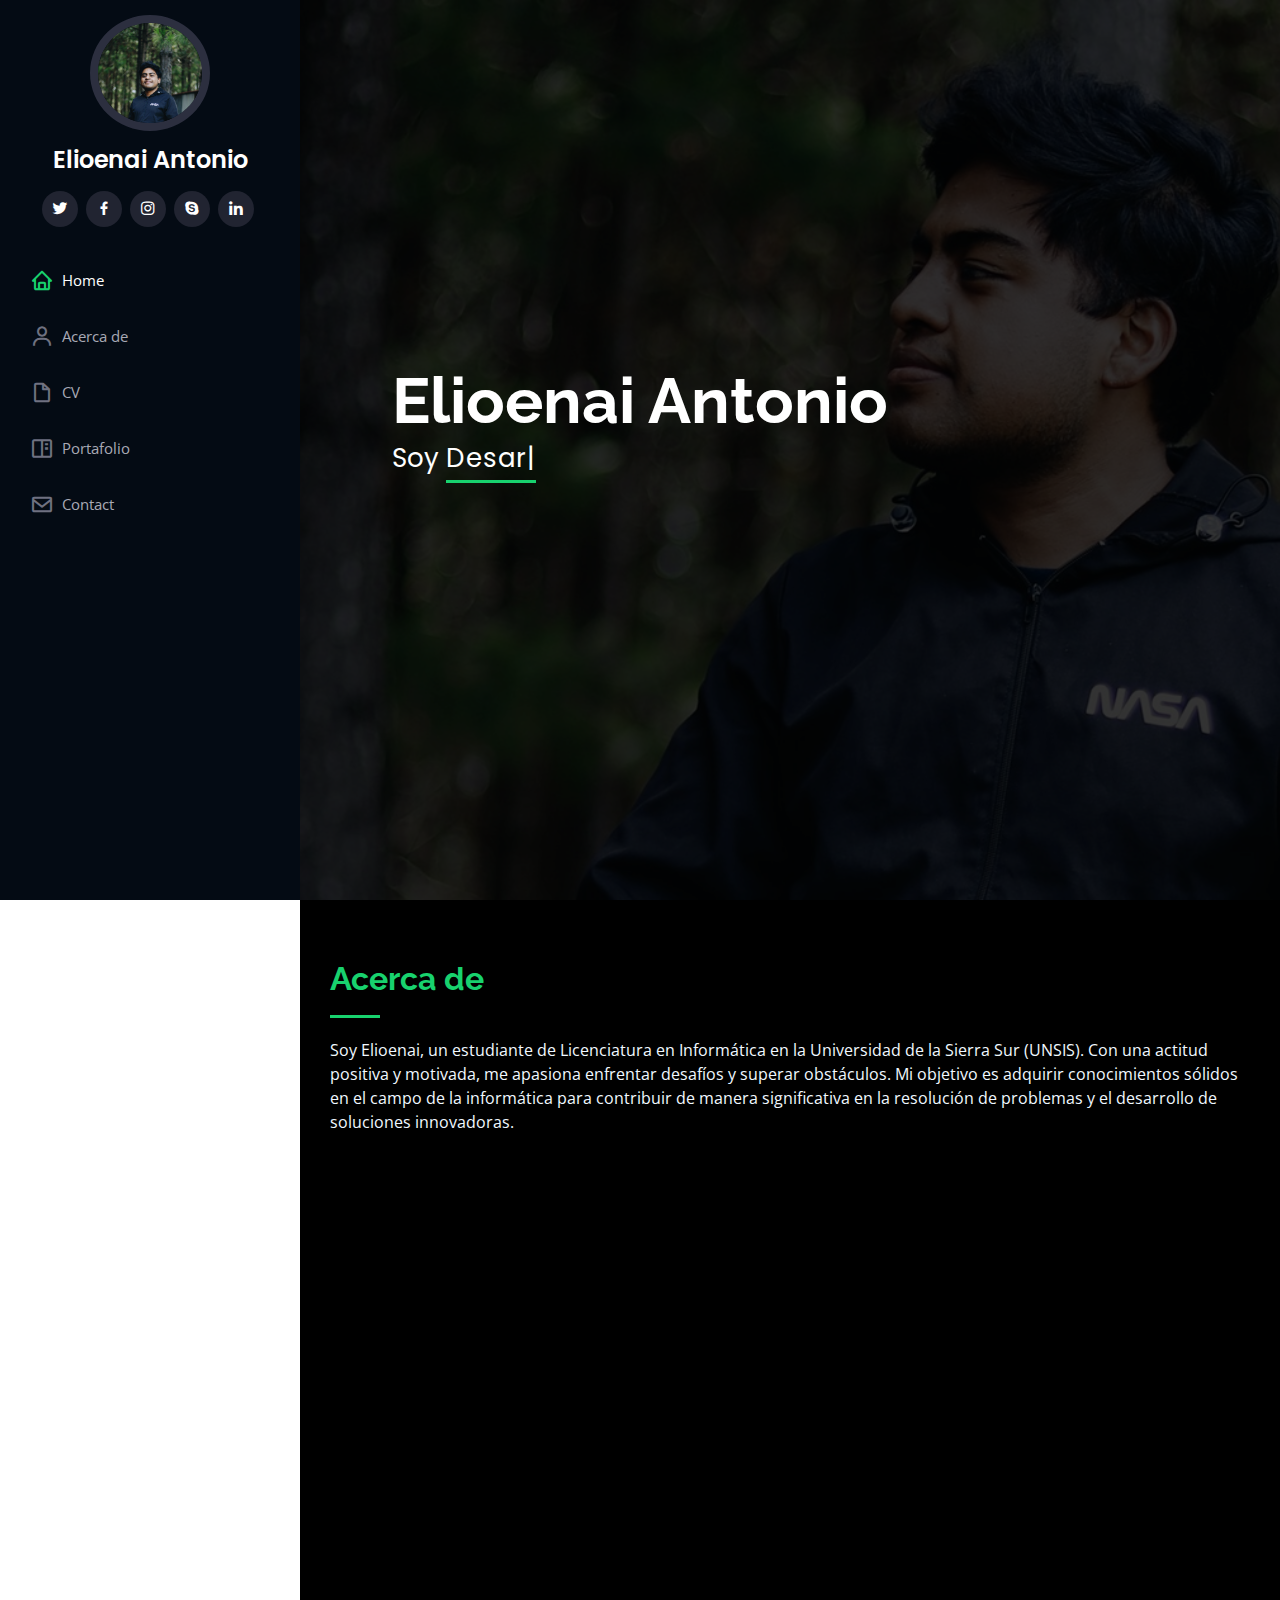
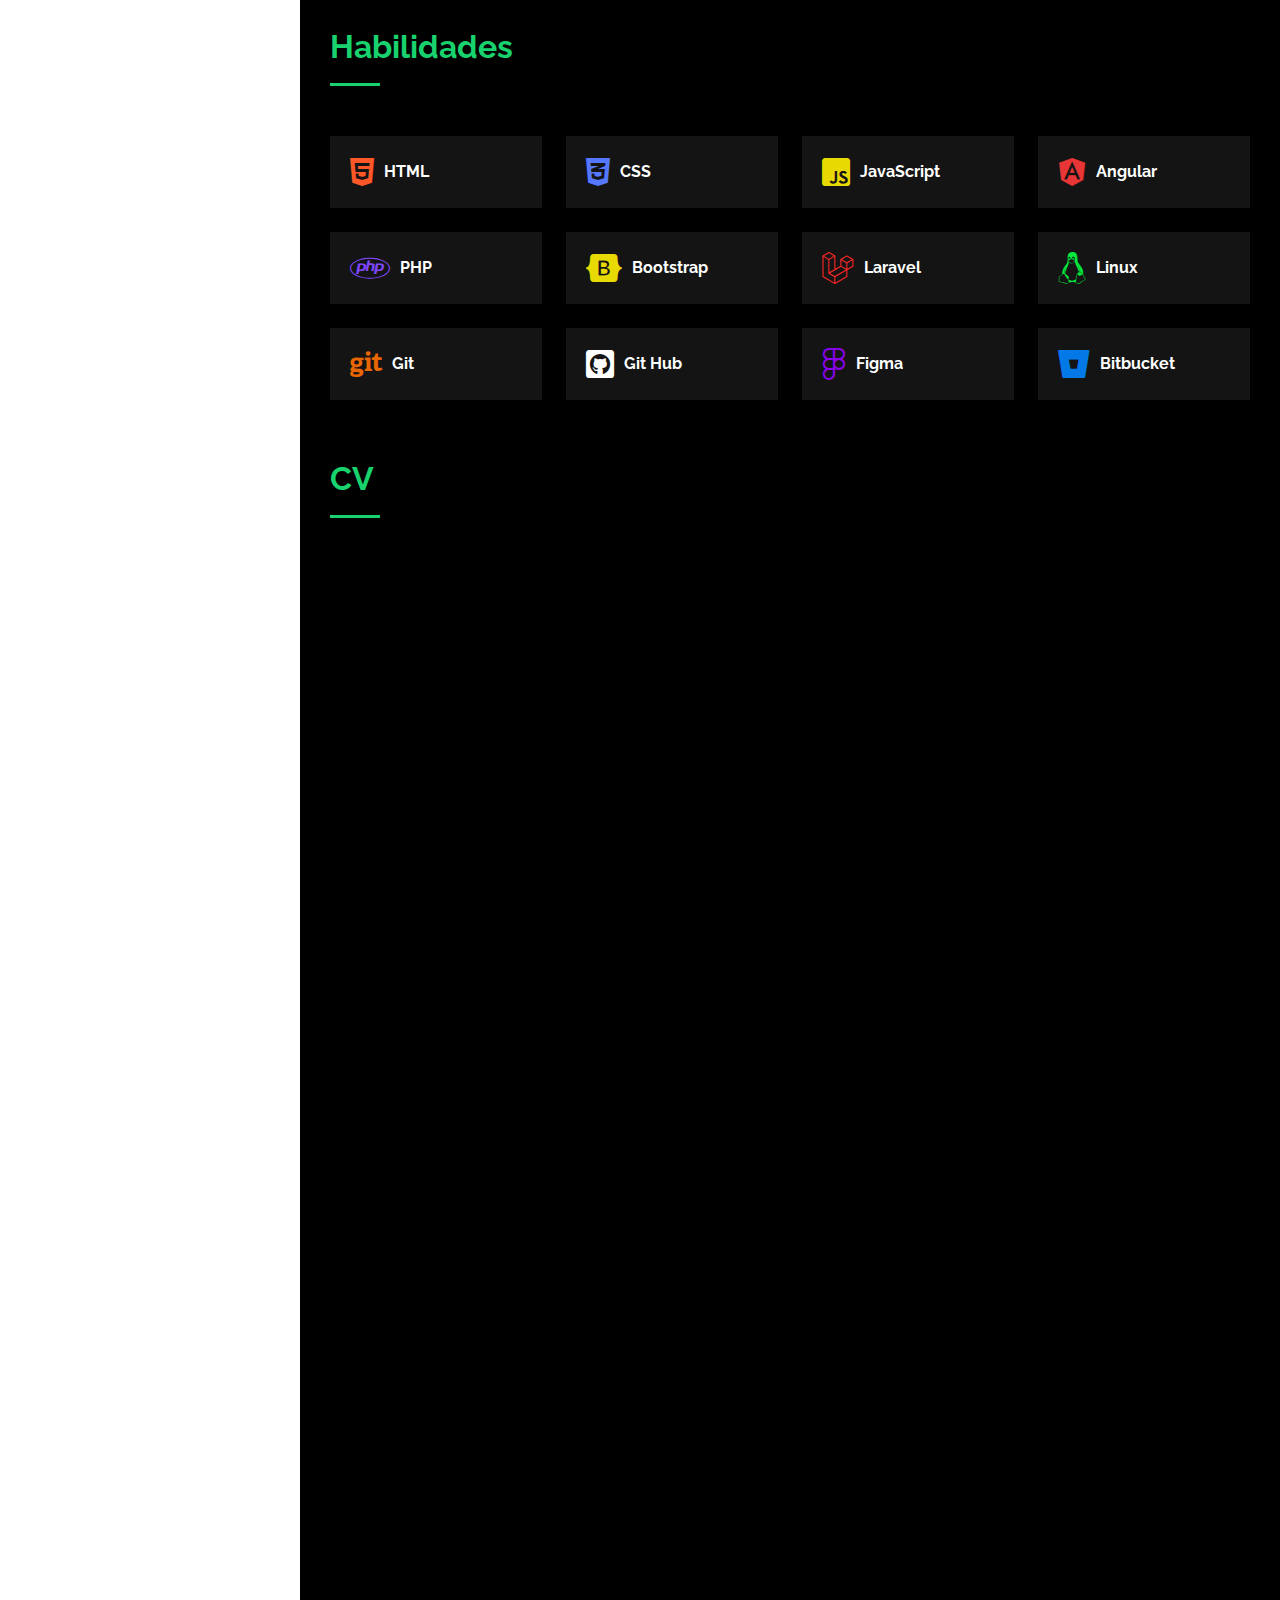
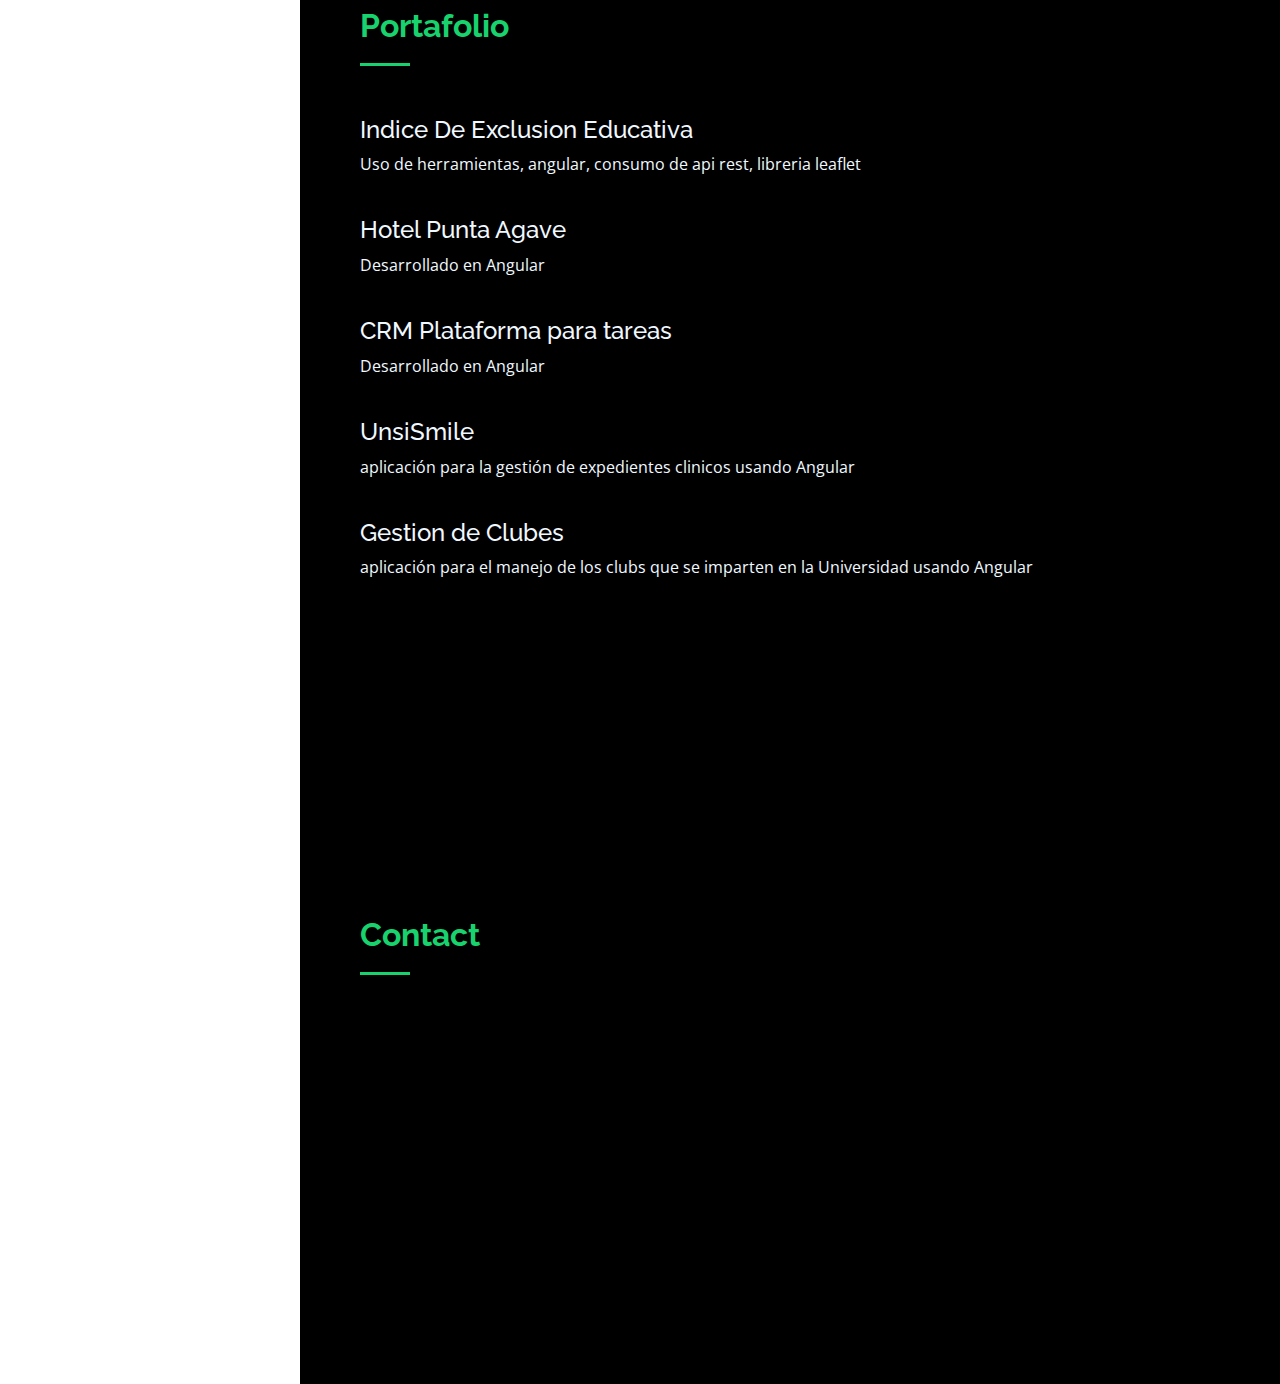
<file: index.html>
<!DOCTYPE html>
<html lang="en">

<head>
  <meta charset="utf-8">
  <meta content="width=device-width, initial-scale=1.0" name="viewport">

  <title>Elioenai</title>
  <meta content="" name="description">
  <meta content="" name="keywords">

  <!-- Favicons -->
  <link href="assets/img/favicon.png" rel="icon">
  <link href="assets/img/apple-touch-icon.png" rel="apple-touch-icon">

  <!-- Google Fonts -->
  <link href="https://fonts.googleapis.com/css?family=Open+Sans:300,300i,400,400i,600,600i,700,700i|Raleway:300,300i,400,400i,500,500i,600,600i,700,700i|Poppins:300,300i,400,400i,500,500i,600,600i,700,700i" rel="stylesheet">
  <link href="https://cdnjs.cloudflare.com/ajax/libs/font-awesome/5.15.4/css/all.min.css">


  <!-- Vendor CSS Files -->
  <link href="assets/vendor/aos/aos.css" rel="stylesheet">
  <link href="assets/vendor/bootstrap/css/bootstrap.min.css" rel="stylesheet">
  <link href="assets/vendor/bootstrap-icons/bootstrap-icons.css" rel="stylesheet">
  <link href="assets/vendor/boxicons/css/boxicons.min.css" rel="stylesheet">
  
  <link href="assets/vendor/glightbox/css/glightbox.min.css" rel="stylesheet">
  <link href="assets/vendor/swiper/swiper-bundle.min.css" rel="stylesheet">
  <link rel="stylesheet" href="https://cdnjs.cloudflare.com/ajax/libs/font-awesome/5.15.4/css/all.min.css">




  <!-- Template Main CSS File -->
  <link href="assets/css/style.css" rel="stylesheet">

  <!-- =======================================================
  * Template Name: iPortfolio
  * Template URL: https://bootstrapmade.com/iportfolio-bootstrap-portfolio-websites-template/
  * Updated: Mar 17 2024 with Bootstrap v5.3.3
  * Author: BootstrapMade.com
  * License: https://bootstrapmade.com/license/
  ======================================================== -->
</head>

<body>

  <!-- ======= Mobile nav toggle button ======= -->
  <i class="bi bi-list mobile-nav-toggle d-xl-none"></i>

  <!-- ======= Header ======= -->
  <header id="header">
    <div class="d-flex flex-column">

      <div class="profile">
        <img src="assets/img/profile.jpg" alt="" class="img-fluid rounded-circle">
        <h1 class="text-light"><a href="index.html">Elioenai Antonio</a></h1>
        <div class="social-links mt-3 text-center">
          <a href="#" class="twitter"><i class="bx bxl-twitter"></i></a>
          <a href="#" class="facebook"><i class="bx bxl-facebook"></i></a>
          <a href="#" class="instagram"><i class="bx bxl-instagram"></i></a>
          <a href="#" class="google-plus"><i class="bx bxl-skype"></i></a>
          <a href="#" class="linkedin"><i class="bx bxl-linkedin"></i></a>
        </div>
      </div>

      <nav id="navbar" class="nav-menu navbar">
        <ul>
          <li><a href="#hero" class="nav-link scrollto active"><i class="bx bx-home"></i> <span>Home</span></a></li>
          <li><a href="#about" class="nav-link scrollto"><i class="bx bx-user"></i> <span>Acerca de</span></a></li>
          <li><a href="#resume" class="nav-link scrollto"><i class="bx bx-file-blank"></i> <span>CV</span></a></li>
          <li><a href="#portfolio" class="nav-link scrollto"><i class="bx bx-book-content"></i> <span>Portafolio</span></a></li>
          <!-- <li><a href="#services" class="nav-link scrollto"><i class="bx bx-server"></i> <span>Services</span></a></li> -->
          <li><a href="#contact" class="nav-link scrollto"><i class="bx bx-envelope"></i> <span>Contact</span></a></li>
        </ul>
      </nav><!-- .nav-menu -->
    </div>
  </header><!-- End Header -->

  <!-- ======= Hero Section ======= -->
  <section id="hero" class="d-flex flex-column justify-content-center align-items-center">
    <div class="hero-container" data-aos="fade-in">
      <h1>Elioenai Antonio</h1>
      <p>Soy <span class="typed" data-typed-items="Desarrollador Web, Frontend, Diseñador"></span></p>
    </div>
  </section><!-- End Hero -->

  <main id="main" style="background-color: black; color: aliceblue;">

    <!-- ======= About Section ======= -->
    <section id="about" class="about">
      <div class="container">

        <div class="section-title">
          <h2>Acerca de</h2>
          <p>Soy Elioenai, un estudiante de Licenciatura en Informática en la Universidad de la Sierra Sur (UNSIS). Con una actitud positiva y motivada, me apasiona enfrentar desafíos y superar obstáculos. Mi objetivo es adquirir conocimientos sólidos en el campo de la informática para contribuir de manera significativa en la resolución de problemas y el desarrollo de soluciones innovadoras.</p>
        </div>

        <div class="row">
          <div class="col-lg-4" data-aos="fade-right">
            <img src="assets/img/profile.jpg" class="img-fluid" alt="">
          </div>
          <div class="col-lg-8 pt-4 pt-lg-0 content" data-aos="fade-left">
            <h3>Desarrollador Web &amp; Diseñador</h3>
            <p class="fst-italic">
              Como desarrollador web y diseñador, me especializo en crear experiencias digitales cautivadoras y funcionales. Mi enfoque está en la creación de diseños intuitivos y el desarrollo de sitios web de alto rendimiento que cumplan con las necesidades y expectativas esperadas
             </p>
            <div class="row">
              <div class="col-lg-6">
                <ul>
                  <li><i class="bi bi-chevron-right"></i> <strong>Cumpleaños:</strong> <span>28 Octubre</span></li>
                  <li><i class="bi bi-chevron-right"></i> <strong>Teléfono:</strong> <span>+52 951 400 8591</span></li>
                  <li><i class="bi bi-chevron-right"></i> <strong>Ciudad:</strong> <span>Oaxaca, Miahuatlan</span></li>
                </ul>
              </div>
              <div class="col-lg-6">
                <ul>
                  <li><i class="bi bi-chevron-right"></i> <strong>Edad:</strong> <span>23</span></li>
                  <li><i class="bi bi-chevron-right"></i> <strong>Grado:</strong> <span>Estudiante</span></li>
                  <li><i class="bi bi-chevron-right"></i> <strong>Correo:</strong> <span>elioenai.2001@outlook.com</span></li>
                </ul>
              </div>
            </div>
            <p class="fst-italic">
              Mi fascinación por la tecnología y el diseño va de la mano con mi amor por el audio y la música. Me encanta explorar la intersección entre estos mundos, experimentando con software de edición de audio y creando pistas originales. La música es una fuente constante de inspiración que impulsa mi creatividad en todos mis proyectos, desde el diseño de interfaces hasta el desarrollo de sitios web dinámicos.


            </p>
          </div>
        </div>

      </div>
    </section><!-- End About Section -->

    <!-- ======= Facts Section ======= -->
    <!-- <section id="facts" class="facts">
      <div class="container">

        <div class="section-title">
          <h2>Facts</h2>
          <p>Magnam dolores commodi suscipit. Necessitatibus eius consequatur ex aliquid fuga eum quidem. Sit sint consectetur velit. Quisquam quos quisquam cupiditate. Et nemo qui impedit suscipit alias ea. Quia fugiat sit in iste officiis commodi quidem hic quas.</p>
        </div>

        <div class="row no-gutters">

          <div class="col-lg-3 col-md-6 d-md-flex align-items-md-stretch" data-aos="fade-up">
            <div class="count-box">
              <i class="bi bi-emoji-smile"></i>
              <span data-purecounter-start="0" data-purecounter-end="232" data-purecounter-duration="1" class="purecounter"></span>
              <p><strong>Happy Clients</strong> consequuntur quae</p>
            </div>
          </div>

          <div class="col-lg-3 col-md-6 d-md-flex align-items-md-stretch" data-aos="fade-up" data-aos-delay="100">
            <div class="count-box">
              <i class="bi bi-journal-richtext"></i>
              <span data-purecounter-start="0" data-purecounter-end="521" data-purecounter-duration="1" class="purecounter"></span>
              <p><strong>Projects</strong> adipisci atque cum quia aut</p>
            </div>
          </div>

          <div class="col-lg-3 col-md-6 d-md-flex align-items-md-stretch" data-aos="fade-up" data-aos-delay="200">
            <div class="count-box">
              <i class="bi bi-headset"></i>
              <span data-purecounter-start="0" data-purecounter-end="1453" data-purecounter-duration="1" class="purecounter"></span>
              <p><strong>Hours Of Support</strong> aut commodi quaerat</p>
            </div>
          </div>

          <div class="col-lg-3 col-md-6 d-md-flex align-items-md-stretch" data-aos="fade-up" data-aos-delay="300">
            <div class="count-box">
              <i class="bi bi-people"></i>
              <span data-purecounter-start="0" data-purecounter-end="32" data-purecounter-duration="1" class="purecounter"></span>
              <p><strong>Hard Workers</strong> rerum asperiores dolor</p>
            </div>
          </div>

        </div>

      </div>
    </section> -->
    <!-- End Facts Section -->

      <!-- ======= Habilidades ======= -->
      <div class="interests container">

        <div class="section-title">
          <h2>Habilidades</h2>
        </div>
  
        <div class="row">
          <div class="col-lg-3 col-md-4">
            <div class="icon-box">
              <i class="fab fa-html5" style="color: #ff5828;"></i>
              <h3>HTML</h3>
            </div>
          </div>
          <div class="col-lg-3 col-md-4 mt-4 mt-md-0">
            <div class="icon-box">
              <i class="fab fa-css3-alt" style="color: #5578ff;"></i>
              <h3>CSS</h3>
            </div>
          </div>
          <div class="col-lg-3 col-md-4 mt-4 mt-md-0">
            <div class="icon-box">
              <i class="fab fa-js-square" style="color: #e8d903;"></i>
              <h3>JavaScript</h3>
            </div>
          </div>
          <div class="col-lg-3 col-md-4 mt-4 mt-lg-0">
            <div class="icon-box">
              <i class="fab fa-angular" style="color: #e83535;"></i>
              <h3>Angular</h3>
            </div>
          </div>
          <div class="col-lg-3 col-md-4 mt-4">
            <div class="icon-box">
              <i class="fab fa-php" style="color: #8147ff;"></i>
              <h3>PHP</h3>
            </div>
          </div>
          <div class="col-lg-3 col-md-4 mt-4">
            <div class="icon-box">
              <i class="fab fa-bootstrap" style="color: #e8d903;"></i>
              <h3>Bootstrap</h3>
            </div>
          </div>
          <div class="col-lg-3 col-md-4 mt-4">
            <div class="icon-box">
              <i class="fab fa-laravel" style="color: #f72727;"></i>
              <h3>Laravel</h3>
            </div>
          </div>
          <div class="col-lg-3 col-md-4 mt-4">
            <div class="icon-box">
              <i class="fab fa-linux" style="color: #03e83c;"></i>
              <h3>Linux</h3>
            </div>  
          </div>
          <div class="col-lg-3 col-md-4 mt-4">
            <div class="icon-box">
              <i class="fab fa-git" style="color: #e86603;"></i>
              <h3>Git</h3>
            </div>
          </div>
          <div class="col-lg-3 col-md-4 mt-4">
            
            <div class="icon-box">
              <i class="fab fa-github-square" style="color: #ffffff;"></i>
              <h3>Git Hub</h3>
            </div>
          </div>
          <div class="col-lg-3 col-md-4 mt-4">
            <div class="icon-box">
              <i class="fab fa-figma" style="color: #8903e8;"></i>
              <h3>Figma</h3>
            </div>
          </div>
          <div class="col-lg-3 col-md-4 mt-4">
            <div class="icon-box">
              <i class="fab fa-bitbucket" style="color: #0379e8;"></i>
              <h3>Bitbucket</h3>
            </div>
        </div>
  
      </div><!-- End Interests -->
  
    <!-- ======= Resume Section ======= -->
    <section id="resume" class="resume">
      <div class="section-title">
        <h2>CV</h2>
      </div>
      <div class="container">

       

        <div class="row">
          <div class="col-lg-6" data-aos="fade-up">
            <h3 class="resume-title">RESUMEN</h3>
            <div class="resume-item pb-0">
              <h4>SALVADOR ELIOENAI ANTONIO PEREZ</h4>
              <p><em>
                Soy desarrollador Frontend con Angular y Laravel. Mi enfoque está en crear interfaces modernas y dinámicas para aplicaciones web, integrando API REST para una comunicación eficiente entre el frontend y el backend.
              </em></p>
              <ul>
                <li>+52 951 400 8591</li>
                <li>elioenai.2001@outlook.com</li>
              </ul>
            </div>

            <h3 class="resume-title">Educación
            </h3>
            <div class="resume-item">
              <h4>LICENCIATURA EN INFORMÁTICA
              </h4>
              <h5>2020 - Hasta la fecha</h5>
              <p><em><b>Universidad de la Sierra Sur</b></em></p>
              <p><em> Durante mi licenciatura en Informática, mi objetivo ha sido no solo adquirir conocimientos técnicos, sino también desarrollar habilidades de pensamiento crítico y creatividad. Estoy comprometido a seguir aprendiendo y creciendo profesionalmente para contribuir de manera significativa en el campo de la tecnología.</em></p>
            </div>
            <!-- <div class="resume-item">
              <h4>Bachelor of Fine Arts &amp; Graphic Design</h4>
              <h5>2010 - 2014</h5>
              <p><em>Rochester Institute of Technology, Rochester, NY</em></p>
              <p>Quia nobis sequi est occaecati aut. Repudiandae et iusto quae reiciendis et quis Eius vel ratione eius unde vitae rerum voluptates asperiores voluptatem Earum molestiae consequatur neque etlon sader mart dila</p>
            </div> -->
          </div>
          <div class="col-lg-6" data-aos="fade-up" data-aos-delay="100">
            <h3 class="resume-title">EXPERIENCIA PROFESIONAL</h3>
            <div class="resume-item">
              <h4>PROGRAMACIÓN FRONTEND</h4>
              <h5>2023</h5>
              <p><em>
                <b>Sys Technology and Innovation S de RL de CV</b>
              </em></p>
              <ul>
                <li>
                  Participación en el diseño, desarrollo y implementación de proyectos frontend desde el inicio hasta la finalización, tanto en proyectos nuevos como en proyectos en curso.
                </li>
                <li>
                  Colaboración en la integración de API REST en los proyectos frontend para facilitar la comunicación con el backend. 
                </li>
                <li>
                  Evaluación de todos los materiales gráficos para garantizar la calidad y precisión del diseño.
                </li>
              </ul>
            </div>
            <div class="resume-item">
              <h4>PROGRAMACIÓN WEB</h4>
              <h5>2023</h5>
              <p><em><b>Universidad de la Sierra Sur</b></em></p>
              <ul>
                <li>
                  Desarrollo de una aplicación para el manejo de los clubs que se imparten en la Universidad
                </li>
                <li>
                  Participé activamente como programador Front-End
                </li>
              </ul>
            </div>
            <div class="resume-item">
              <h4>PROGRAMACIÓN WEB</h4>
              <h5>2023</h5>
              <p><em><b>Universidad de la Sierra Sur</b></em></p>
              <ul>
                <li>
                  Desarrollo de una aplicación para la gestión de expedientes clinico electronico de la clinica de odontologica ubicado en la Universidad
                </li>
              </ul>
            </div>
          </div>
        </div>

      </div>
    </section><!-- End Resume Section -->
    <!-- ======= Portfolio Section ======= -->
    <section id="portfolio" class="portfolio section-bg"  style="background-color: black;">
      <div class="container">

        <div class="section-title">
          <h2>Portafolio</h2>
          <!-- <p>Magnam dolores commodi suscipit. Necessitatibus eius consequatur ex aliquid fuga eum quidem. Sit sint consectetur velit. Quisquam quos quisquam cupiditate. Et nemo qui impedit suscipit alias ea. Quia fugiat sit in iste officiis commodi quidem hic quas.</p> -->
        </div>
        <div class="col-lg- d-flex align-items-stretch" >
          <div class="info" style="background-color: black ;">
            
            <div class="email">
              <h4>Indice De Exclusion Educativa</h4>
              <p>Uso de herramientas, angular, consumo de api rest, libreria leaflet</p>
            </div>
<br>
            <div class="phone">
              <h4>Hotel Punta Agave</h4>
              <p>Desarrollado en Angular</p>
            </div>
<br>
            <div class="phone">
              <h4>CRM Plataforma para tareas</h4>
              <p>Desarrollado en Angular</p>
            </div>
<br>
            <div class="phone">
              <h4>UnsiSmile</h4>
              <p>aplicación para la gestión de expedientes clinicos usando Angular</p>
            </div>
<br>
            <div class="phone">
              <h4>Gestion de Clubes</h4>
              <p>aplicación para el manejo de los clubs que se imparten en la Universidad usando Angular</p>
            </div>
<br>
            <!-- <iframe src="https://www.google.com/maps/embed?pb=!1m14!1m8!1m3!1d12097.433213460943!2d-74.0062269!3d40.7101282!3m2!1i1024!2i768!4f13.1!3m3!1m2!1s0x0%3A0xb89d1fe6bc499443!2sDowntown+Conference+Center!5e0!3m2!1smk!2sbg!4v1539943755621" frameborder="0" style="border:0; width: 100%; height: 290px;" allowfullscreen></iframe> -->
          </div>

        </div>

        <div class="row portfolio-container" data-aos="fade-up" data-aos-delay="100">

          <div class="col-lg-4 col-md-6 portfolio-item filter-app">
            <div class="portfolio-wrap">
              <img src="assets/img/portfolio/puntaagave.png" class="img-fluid" alt="">
              <div class="portfolio-links">
                <a href="assets/img/portfolio/puntaagave.png" data-gallery="portfolioGallery" class="portfolio-lightbox" title="App 1"><i class="bx bx-plus"></i></a>
                <a href="https://puntaagave.com/#/home" title="More Details"><i class="bx bx-link"></i></a>
              </div>
            </div>
          </div>

          <!-- <div class="col-lg-4 col-md-6 portfolio-item filter-web">
            <div class="portfolio-wrap">
              <img src="assets/img/portfolio/portfolio-2.jpg" class="img-fluid" alt="">
              <div class="portfolio-links">
                <a href="assets/img/portfolio/portfolio-2.jpg" data-gallery="portfolioGallery" class="portfolio-lightbox" title="Web 3"><i class="bx bx-plus"></i></a>
                <a href="portfolio-details.html" title="More Details"><i class="bx bx-link"></i></a>
              </div>
            </div>
          </div>

          <div class="col-lg-4 col-md-6 portfolio-item filter-app">
            <div class="portfolio-wrap">
              <img src="assets/img/portfolio/portfolio-3.jpg" class="img-fluid" alt="">
              <div class="portfolio-links">
                <a href="assets/img/portfolio/portfolio-3.jpg" data-gallery="portfolioGallery" class="portfolio-lightbox" title="App 2"><i class="bx bx-plus"></i></a>
                <a href="portfolio-details.html" title="More Details"><i class="bx bx-link"></i></a>
              </div>
            </div>
          </div>

          <div class="col-lg-4 col-md-6 portfolio-item filter-card">
            <div class="portfolio-wrap">
              <img src="assets/img/portfolio/portfolio-4.jpg" class="img-fluid" alt="">
              <div class="portfolio-links">
                <a href="assets/img/portfolio/portfolio-4.jpg" data-gallery="portfolioGallery" class="portfolio-lightbox" title="Card 2"><i class="bx bx-plus"></i></a>
                <a href="portfolio-details.html" title="More Details"><i class="bx bx-link"></i></a>
              </div>
            </div>
          </div>

          <div class="col-lg-4 col-md-6 portfolio-item filter-web">
            <div class="portfolio-wrap">
              <img src="assets/img/portfolio/portfolio-5.jpg" class="img-fluid" alt="">
              <div class="portfolio-links">
                <a href="assets/img/portfolio/portfolio-5.jpg" data-gallery="portfolioGallery" class="portfolio-lightbox" title="Web 2"><i class="bx bx-plus"></i></a>
                <a href="portfolio-details.html" title="More Details"><i class="bx bx-link"></i></a>
              </div>
            </div>
          </div>

          <div class="col-lg-4 col-md-6 portfolio-item filter-app">
            <div class="portfolio-wrap">
              <img src="assets/img/portfolio/portfolio-6.jpg" class="img-fluid" alt="">
              <div class="portfolio-links">
                <a href="assets/img/portfolio/portfolio-6.jpg" data-gallery="portfolioGallery" class="portfolio-lightbox" title="App 3"><i class="bx bx-plus"></i></a>
                <a href="portfolio-details.html" title="More Details"><i class="bx bx-link"></i></a>
              </div>
            </div>
          </div>

          <div class="col-lg-4 col-md-6 portfolio-item filter-card">
            <div class="portfolio-wrap">
              <img src="assets/img/portfolio/portfolio-7.jpg" class="img-fluid" alt="">
              <div class="portfolio-links">
                <a href="assets/img/portfolio/portfolio-7.jpg" data-gallery="portfolioGallery" class="portfolio-lightbox" title="Card 1"><i class="bx bx-plus"></i></a>
                <a href="portfolio-details.html" title="More Details"><i class="bx bx-link"></i></a>
              </div>
            </div>
          </div>

          <div class="col-lg-4 col-md-6 portfolio-item filter-card">
            <div class="portfolio-wrap">
              <img src="assets/img/portfolio/portfolio-8.jpg" class="img-fluid" alt="">
              <div class="portfolio-links">
                <a href="assets/img/portfolio/portfolio-8.jpg" data-gallery="portfolioGallery" class="portfolio-lightbox" title="Card 3"><i class="bx bx-plus"></i></a>
                <a href="portfolio-details.html" title="More Details"><i class="bx bx-link"></i></a>
              </div>
            </div>
          </div>

          <div class="col-lg-4 col-md-6 portfolio-item filter-web">
            <div class="portfolio-wrap">
              <img src="assets/img/portfolio/portfolio-9.jpg" class="img-fluid" alt="">
              <div class="portfolio-links">
                <a href="assets/img/portfolio/portfolio-9.jpg" data-gallery="portfolioGallery" class="portfolio-lightbox" title="Web 3"><i class="bx bx-plus"></i></a>
                <a href="portfolio-details.html" title="More Details"><i class="bx bx-link"></i></a>
              </div>
            </div>
          </div> -->

        </div>

      </div>
    </section><!-- End Portfolio Section -->

    <!-- ======= Services Section ======= -->
    <!-- <section id="services" class="services">
      <div class="container">

        <div class="section-title">
          <h2>Services</h2>
          <p>Magnam dolores commodi suscipit. Necessitatibus eius consequatur ex aliquid fuga eum quidem. Sit sint consectetur velit. Quisquam quos quisquam cupiditate. Et nemo qui impedit suscipit alias ea. Quia fugiat sit in iste officiis commodi quidem hic quas.</p>
        </div>

        <div class="row">
          <div class="col-lg-4 col-md-6 icon-box" data-aos="fade-up">
            <div class="icon"><i class="bi bi-briefcase"></i></div>
            <h4 class="title"><a href="">Lorem Ipsum</a></h4>
            <p class="description">Voluptatum deleniti atque corrupti quos dolores et quas molestias excepturi sint occaecati cupiditate non provident</p>
          </div>
          <div class="col-lg-4 col-md-6 icon-box" data-aos="fade-up" data-aos-delay="100">
            <div class="icon"><i class="bi bi-card-checklist"></i></div>
            <h4 class="title"><a href="">Dolor Sitema</a></h4>
            <p class="description">Minim veniam, quis nostrud exercitation ullamco laboris nisi ut aliquip ex ea commodo consequat tarad limino ata</p>
          </div>
          <div class="col-lg-4 col-md-6 icon-box" data-aos="fade-up" data-aos-delay="200">
            <div class="icon"><i class="bi bi-bar-chart"></i></div>
            <h4 class="title"><a href="">Sed ut perspiciatis</a></h4>
            <p class="description">Duis aute irure dolor in reprehenderit in voluptate velit esse cillum dolore eu fugiat nulla pariatur</p>
          </div>
          <div class="col-lg-4 col-md-6 icon-box" data-aos="fade-up" data-aos-delay="300">
            <div class="icon"><i class="bi bi-binoculars"></i></div>
            <h4 class="title"><a href="">Magni Dolores</a></h4>
            <p class="description">Excepteur sint occaecat cupidatat non proident, sunt in culpa qui officia deserunt mollit anim id est laborum</p>
          </div>
          <div class="col-lg-4 col-md-6 icon-box" data-aos="fade-up" data-aos-delay="400">
            <div class="icon"><i class="bi bi-brightness-high"></i></div>
            <h4 class="title"><a href="">Nemo Enim</a></h4>
            <p class="description">At vero eos et accusamus et iusto odio dignissimos ducimus qui blanditiis praesentium voluptatum deleniti atque</p>
          </div>
          <div class="col-lg-4 col-md-6 icon-box" data-aos="fade-up" data-aos-delay="500">
            <div class="icon"><i class="bi bi-calendar4-week"></i></div>
            <h4 class="title"><a href="">Eiusmod Tempor</a></h4>
            <p class="description">Et harum quidem rerum facilis est et expedita distinctio. Nam libero tempore, cum soluta nobis est eligendi</p>
          </div>
        </div>

      </div>
    </section> -->
    <!-- End Services Section -->


    <!-- ======= Contact Section ======= -->
    <section id="contact" class="contact" >
      <div class="container" >

        <div class="section-title" >
          <h2>Contact</h2>
          <!-- <p>Magnam dolores commodi suscipit. Necessitatibus eius consequatur ex aliquid fuga eum quidem. Sit sint consectetur velit. Quisquam quos quisquam cupiditate. Et nemo qui impedit suscipit alias ea. Quia fugiat sit in iste officiis commodi quidem hic quas.</p> -->
        </div>

        <div class="row" data-aos="fade-in" >

          <div class="col-lg-5 d-flex align-items-stretch" >
            <div class="info" style="background-color: black ;">
              
              <div class="email">
                <i class="bi bi-envelope"></i>
                <h4>Email:</h4>
                <p>elioenai.2001@outlook.com</p>
              </div>

              <div class="phone">
                <i class="bi bi-phone"></i>
                <h4>Teléfono:</h4>
                <p>+52 951 400 8591</p>
              </div>

              <!-- <iframe src="https://www.google.com/maps/embed?pb=!1m14!1m8!1m3!1d12097.433213460943!2d-74.0062269!3d40.7101282!3m2!1i1024!2i768!4f13.1!3m3!1m2!1s0x0%3A0xb89d1fe6bc499443!2sDowntown+Conference+Center!5e0!3m2!1smk!2sbg!4v1539943755621" frameborder="0" style="border:0; width: 100%; height: 290px;" allowfullscreen></iframe> -->
            </div>

          </div>

          <!-- <div class="col-lg-7 mt-5 mt-lg-0 d-flex align-items-stretch">
            <form action="forms/contact.php" method="post" role="form" class="php-email-form">
              <div class="row">
                <div class="form-group col-md-6">
                  <label for="name">Your Name</label>
                  <input type="text" name="name" class="form-control" id="name" required>
                </div>
                <div class="form-group col-md-6">
                  <label for="name">Your Email</label>
                  <input type="email" class="form-control" name="email" id="email" required>
                </div>
              </div>
              <div class="form-group">
                <label for="name">Subject</label>
                <input type="text" class="form-control" name="subject" id="subject" required>
              </div>
              <div class="form-group">
                <label for="name">Message</label>
                <textarea class="form-control" name="message" rows="10" required></textarea>
              </div>
              <div class="my-3">
                <div class="loading">Loading</div>
                <div class="error-message"></div>
                <div class="sent-message">Your message has been sent. Thank you!</div>
              </div>
              <div class="text-center"><button type="submit">Send Message</button></div>
            </form>
          </div> -->

        </div>

      </div>
    </section>
    <!-- End Contact Section -->

  </main><!-- End #main -->


  <a href="#" class="back-to-top d-flex align-items-center justify-content-center"><i class="bi bi-arrow-up-short"></i></a>

  <!-- Vendor JS Files -->
  <script src="assets/vendor/purecounter/purecounter_vanilla.js"></script>
  <script src="assets/vendor/aos/aos.js"></script>
  <script src="assets/vendor/bootstrap/js/bootstrap.bundle.min.js"></script>
  <script src="assets/vendor/glightbox/js/glightbox.min.js"></script>
  <script src="assets/vendor/isotope-layout/isotope.pkgd.min.js"></script>
  <script src="assets/vendor/swiper/swiper-bundle.min.js"></script>
  <script src="assets/vendor/typed.js/typed.umd.js"></script>
  <script src="assets/vendor/waypoints/noframework.waypoints.js"></script>
  <script src="assets/vendor/php-email-form/validate.js"></script>

  <!-- Template Main JS File -->
  <script src="assets/js/main.js"></script>

</body>

</html>
</file>
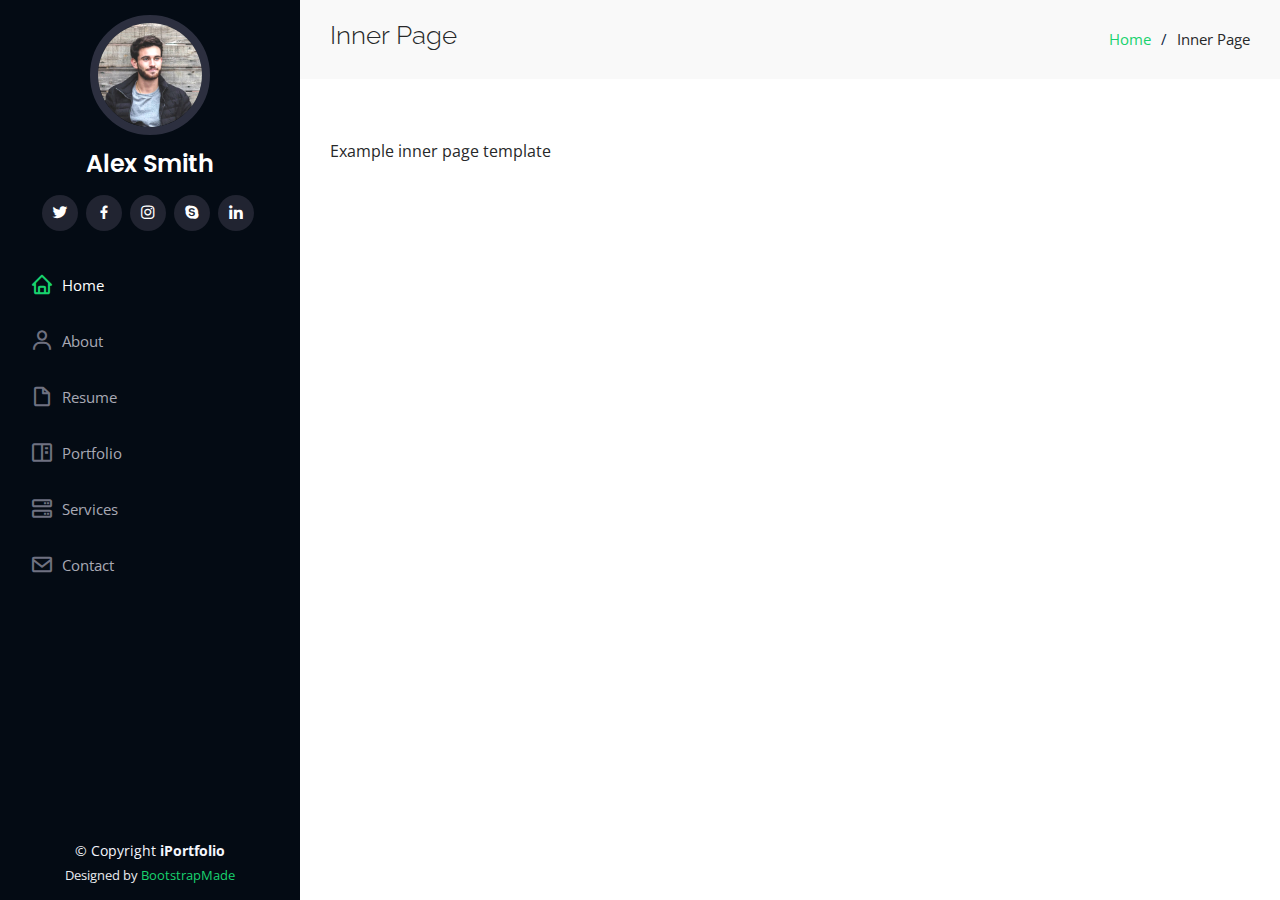
<file: inner-page.html>
<!DOCTYPE html>
<html lang="en">

<head>
  <meta charset="utf-8">
  <meta content="width=device-width, initial-scale=1.0" name="viewport">

  <title>Inner Page - iPortfolio Bootstrap Template</title>
  <meta content="" name="description">
  <meta content="" name="keywords">

  <!-- Favicons -->
  <link href="assets/img/favicon.png" rel="icon">
  <link href="assets/img/apple-touch-icon.png" rel="apple-touch-icon">

  <!-- Google Fonts -->
  <link href="https://fonts.googleapis.com/css?family=Open+Sans:300,300i,400,400i,600,600i,700,700i|Raleway:300,300i,400,400i,500,500i,600,600i,700,700i|Poppins:300,300i,400,400i,500,500i,600,600i,700,700i" rel="stylesheet">

  <!-- Vendor CSS Files -->
  <link href="assets/vendor/aos/aos.css" rel="stylesheet">
  <link href="assets/vendor/bootstrap/css/bootstrap.min.css" rel="stylesheet">
  <link href="assets/vendor/bootstrap-icons/bootstrap-icons.css" rel="stylesheet">
  <link href="assets/vendor/boxicons/css/boxicons.min.css" rel="stylesheet">
  <link href="assets/vendor/glightbox/css/glightbox.min.css" rel="stylesheet">
  <link href="assets/vendor/swiper/swiper-bundle.min.css" rel="stylesheet">

  <!-- Template Main CSS File -->
  <link href="assets/css/style.css" rel="stylesheet">

  <!-- =======================================================
  * Template Name: iPortfolio
  * Template URL: https://bootstrapmade.com/iportfolio-bootstrap-portfolio-websites-template/
  * Updated: Mar 17 2024 with Bootstrap v5.3.3
  * Author: BootstrapMade.com
  * License: https://bootstrapmade.com/license/
  ======================================================== -->
</head>

<body>

  <!-- ======= Mobile nav toggle button ======= -->
  <i class="bi bi-list mobile-nav-toggle d-xl-none"></i>

  <!-- ======= Header ======= -->
  <header id="header">
    <div class="d-flex flex-column">

      <div class="profile">
        <img src="assets/img/profile-img.jpg" alt="" class="img-fluid rounded-circle">
        <h1 class="text-light"><a href="index.html">Alex Smith</a></h1>
        <div class="social-links mt-3 text-center">
          <a href="#" class="twitter"><i class="bx bxl-twitter"></i></a>
          <a href="#" class="facebook"><i class="bx bxl-facebook"></i></a>
          <a href="#" class="instagram"><i class="bx bxl-instagram"></i></a>
          <a href="#" class="google-plus"><i class="bx bxl-skype"></i></a>
          <a href="#" class="linkedin"><i class="bx bxl-linkedin"></i></a>
        </div>
      </div>

      <nav id="navbar" class="nav-menu navbar">
        <ul>
          <li><a href="#hero" class="nav-link scrollto active"><i class="bx bx-home"></i> <span>Home</span></a></li>
          <li><a href="#about" class="nav-link scrollto"><i class="bx bx-user"></i> <span>About</span></a></li>
          <li><a href="#resume" class="nav-link scrollto"><i class="bx bx-file-blank"></i> <span>Resume</span></a></li>
          <li><a href="#portfolio" class="nav-link scrollto"><i class="bx bx-book-content"></i> <span>Portfolio</span></a></li>
          <li><a href="#services" class="nav-link scrollto"><i class="bx bx-server"></i> <span>Services</span></a></li>
          <li><a href="#contact" class="nav-link scrollto"><i class="bx bx-envelope"></i> <span>Contact</span></a></li>
        </ul>
      </nav><!-- .nav-menu -->
    </div>
  </header><!-- End Header -->

  <main id="main">

    <!-- ======= Breadcrumbs ======= -->
    <section class="breadcrumbs">
      <div class="container">

        <div class="d-flex justify-content-between align-items-center">
          <h2>Inner Page</h2>
          <ol>
            <li><a href="index.html">Home</a></li>
            <li>Inner Page</li>
          </ol>
        </div>

      </div>
    </section><!-- End Breadcrumbs -->

    <section class="inner-page">
      <div class="container">
        <p>
          Example inner page template
        </p>
      </div>
    </section>

  </main><!-- End #main -->

  <!-- ======= Footer ======= -->
  <footer id="footer">
    <div class="container">
      <div class="copyright">
        &copy; Copyright <strong><span>iPortfolio</span></strong>
      </div>
      <div class="credits">
        <!-- All the links in the footer should remain intact. -->
        <!-- You can delete the links only if you purchased the pro version. -->
        <!-- Licensing information: https://bootstrapmade.com/license/ -->
        <!-- Purchase the pro version with working PHP/AJAX contact form: https://bootstrapmade.com/iportfolio-bootstrap-portfolio-websites-template/ -->
        Designed by <a href="https://bootstrapmade.com/">BootstrapMade</a>
      </div>
    </div>
  </footer><!-- End  Footer -->

  <a href="#" class="back-to-top d-flex align-items-center justify-content-center"><i class="bi bi-arrow-up-short"></i></a>

  <!-- Vendor JS Files -->
  <script src="assets/vendor/purecounter/purecounter_vanilla.js"></script>
  <script src="assets/vendor/aos/aos.js"></script>
  <script src="assets/vendor/bootstrap/js/bootstrap.bundle.min.js"></script>
  <script src="assets/vendor/glightbox/js/glightbox.min.js"></script>
  <script src="assets/vendor/isotope-layout/isotope.pkgd.min.js"></script>
  <script src="assets/vendor/swiper/swiper-bundle.min.js"></script>
  <script src="assets/vendor/typed.js/typed.umd.js"></script>
  <script src="assets/vendor/waypoints/noframework.waypoints.js"></script>
  <script src="assets/vendor/php-email-form/validate.js"></script>

  <!-- Template Main JS File -->
  <script src="assets/js/main.js"></script>

</body>

</html>
</file>
<file: assets/css/style.css>
/**
* Template Name: iPortfolio
* Template URL: https://bootstrapmade.com/iportfolio-bootstrap-portfolio-websites-template/
* Updated: Mar 17 2024 with Bootstrap v5.3.3
* Author: BootstrapMade.com
* License: https://bootstrapmade.com/license/
*/

/*--------------------------------------------------------------
# General
--------------------------------------------------------------*/
body {
  font-family: "Open Sans", sans-serif;
  color: #272829;
}

a {
  color: #18d26e;
  text-decoration: none;
}

a:hover {
  color: #18d26e;
  text-decoration: none;
}

h1,
h2,
h3,
h4,
h5,
h6 {
  font-family: "Raleway", sans-serif;
}

/*--------------------------------------------------------------
# Back to top button
--------------------------------------------------------------*/
.back-to-top {
  position: fixed;
  visibility: hidden;
  opacity: 0;
  right: 15px;
  bottom: 15px;
  z-index: 996;
  background: #18d26e;
  width: 40px;
  height: 40px;
  border-radius: 50px;
  transition: all 0.4s;
}

.back-to-top i {
  font-size: 28px;
  color: #fff;
  line-height: 0;
}

.back-to-top:hover {
  background: #18d26e;
  color: #fff;
}

.back-to-top.active {
  visibility: visible;
  opacity: 1;
}

/*--------------------------------------------------------------
# Header
--------------------------------------------------------------*/
#header {
  position: fixed;
  top: 0;
  left: 0;
  bottom: 0;
  width: 300px;
  transition: all ease-in-out 0.5s;
  z-index: 9997;
  transition: all 0.5s;
  padding: 0 15px;
  background: #040b14;
  overflow-y: auto;
}

#header .profile img {
  margin: 15px auto;
  display: block;
  width: 120px;
  border: 8px solid #2c2f3f;
}

#header .profile h1 {
  font-size: 24px;
  margin: 0;
  padding: 0;
  font-weight: 600;
  -moz-text-align-last: center;
  text-align-last: center;
  font-family: "Poppins", sans-serif;
}

#header .profile h1 a,
#header .profile h1 a:hover {
  color: #fff;
  text-decoration: none;
}

#header .profile .social-links a {
  font-size: 18px;
  display: inline-block;
  background: #212431;
  color: #fff;
  line-height: 1;
  padding: 8px 0;
  margin-right: 4px;
  border-radius: 50%;
  text-align: center;
  width: 36px;
  height: 36px;
  transition: 0.3s;
}

#header .profile .social-links a:hover {
  background: #18d26e;
  color: #fff;
  text-decoration: none;
}

#main {
  margin-left: 300px;
}

.container,
.container-fluid {
  padding-left: 30px;
  padding-right: 30px;
}

@media (max-width: 1199px) {
  #header {
    left: -300px;
  }

  #main {
    margin-left: 0;
  }

  .container,
  .container-fluid {
    padding-left: 12px;
    padding-right: 12px;
  }
}

/*--------------------------------------------------------------
# Navigation Menu
--------------------------------------------------------------*/
/* Desktop Navigation */
.nav-menu {
  padding: 30px 0 0 0;
}

.nav-menu * {
  margin: 0;
  padding: 0;
  list-style: none;
}

.nav-menu>ul>li {
  position: relative;
  white-space: nowrap;
}

.nav-menu a,
.nav-menu a:focus {
  display: flex;
  align-items: center;
  color: #a8a9b4;
  padding: 12px 15px;
  margin-bottom: 8px;
  transition: 0.3s;
  font-size: 15px;
}

.nav-menu a i,
.nav-menu a:focus i {
  font-size: 24px;
  padding-right: 8px;
  color: #6f7180;
}

.nav-menu a:hover,
.nav-menu .active,
.nav-menu .active:focus,
.nav-menu li:hover>a {
  text-decoration: none;
  color: #fff;
}

.nav-menu a:hover i,
.nav-menu .active i,
.nav-menu .active:focus i,
.nav-menu li:hover>a i {
  color: #18d26e;
}

/* Mobile Navigation */
.mobile-nav-toggle {
  position: fixed;
  right: 15px;
  top: 15px;
  z-index: 9998;
  border: 0;
  font-size: 24px;
  transition: all 0.4s;
  outline: none !important;
  background-color: #18d26e;
  color: #fff;
  width: 40px;
  height: 40px;
  display: inline-flex;
  align-items: center;
  justify-content: center;
  line-height: 0;
  border-radius: 50px;
  cursor: pointer;
}

.mobile-nav-active {
  overflow: hidden;
}

.mobile-nav-active #header {
  left: 0;
}

/*--------------------------------------------------------------
# Hero Section
--------------------------------------------------------------*/
#hero {
  width: 100%;
  height: 100vh;
  background: url("../img/fondo2.jpg") top center;
  background-size: cover;
  position: relative; /* Añade posición relativa al contenedor principal */
}

#hero::before {
  content: "";
  background: rgba(0, 0, 0, 0.8); /* Cambia el color a negro (0, 0, 0) con opacidad 0.3 */
  position: absolute;
  top: 0;
  left: 0;
  width: 100%;
  height: 100%;
  z-index: 1;
}

#hero .hero-container {
  position: relative;
  z-index: 2;
  min-width: 300px;
}


#hero h1 {
  margin: 0 0 10px 0;
  font-size: 64px;
  font-weight: 700;
  line-height: 56px;
  color: #fff;
}

#hero p {
  color: #fff;
  margin-bottom: 50px;
  font-size: 26px;
  font-family: "Poppins", sans-serif;
}

#hero p span {
  color: #fff;
  padding-bottom: 4px;
  letter-spacing: 1px;
  border-bottom: 3px solid #18d26e;
}

@media (min-width: 1024px) {
  #hero {
    background-attachment: fixed;
  }
}

@media (max-width: 768px) {
  #hero h1 {
    font-size: 28px;
    line-height: 36px;
  }

  #hero h2 {
    font-size: 18px;
    line-height: 24px;
    margin-bottom: 30px;
  }
}

/*--------------------------------------------------------------
# Sections General
--------------------------------------------------------------*/
section {
  padding: 60px 0;
  overflow: hidden;
}

.section-bg {
  background: #f5f8fd;
}

.section-title {
  padding-bottom: 30px;
}

.section-title h2 {
  font-size: 32px;
  font-weight: bold;
  margin-bottom: 20px;
  padding-bottom: 20px;
  position: relative;
  color: #18d26e;
}

.section-title h2::after {
  content: "";
  position: absolute;
  display: block;
  width: 50px;
  height: 3px;
  background: #18d26e;
  bottom: 0;
  left: 0;
}

.section-title p {
  margin-bottom: 0;
}

/*--------------------------------------------------------------
# About
--------------------------------------------------------------*/
.about .content h3 {
  font-weight: 700;
  font-size: 26px;
  color: #18d26e;
}

.about .content ul {
  list-style: none;
  padding: 0;
}

.about .content ul li {
  margin-bottom: 20px;
  display: flex;
  align-items: center;
}

.about .content ul strong {
  margin-right: 10px;
}

.about .content ul i {
  font-size: 16px;
  margin-right: 5px;
  color: #18d26e;
  line-height: 0;
}

.about .content p:last-child {
  margin-bottom: 0;
}

/*--------------------------------------------------------------
# Facts
--------------------------------------------------------------*/
.facts {
  padding-bottom: 30px;
}

.facts .count-box {
  padding: 30px;
  width: 100%;
}

.facts .count-box i {
  display: block;
  font-size: 44px;
  color: #18d26e;
  float: left;
  line-height: 0;
}

.facts .count-box span {
  font-size: 48px;
  line-height: 40px;
  display: block;
  font-weight: 700;
  color: #050d18;
  margin-left: 60px;
}

.facts .count-box p {
  padding: 15px 0 0 0;
  margin: 0 0 0 60px;
  font-family: "Raleway", sans-serif;
  font-size: 14px;
  color: #006a32;
}

.facts .count-box a {
  font-weight: 600;
  display: block;
  margin-top: 20px;
  color: #006a32;
  font-size: 15px;
  font-family: "Poppins", sans-serif;
  transition: ease-in-out 0.3s;
}

.facts .count-box a:hover {
  color: #18d26e;
}

/*--------------------------------------------------------------
# Akills
--------------------------------------------------------------*/
.skills .progress {
  height: 60px;
  display: block;
  background: none;
  border-radius: 0;
}

.skills .progress .skill {
  padding: 0;
  margin: 0 0 6px 0;
  text-transform: uppercase;
  display: block;
  font-weight: 600;
  font-family: "Poppins", sans-serif;
  color: #050d18;
  color: white;
}

.skills .progress .skill .val {
  float: right;
  font-style: normal;
  color: white;
}

.skills .progress-bar-wrap {
  background: #dce8f8;
  height: 10px;
}

.skills .progress-bar {
  width: 1px;
  height: 10px;
  transition: 0.9s;
  background-color: #18d26e;
}

/*--------------------------------------------------------------
# Resume
--------------------------------------------------------------*/
.resume .resume-title {
  font-size: 26px;
  font-weight: 700;
  margin-top: 20px;
  margin-bottom: 20px;
  color: #18d26e;
}

.resume .resume-item {
  padding: 0 0 20px 20px;
  margin-top: -2px;
  border-left: 2px solid #18d26e;
  position: relative;
}

.resume .resume-item h4 {
  line-height: 18px;
  font-size: 18px;
  font-weight: 600;
  text-transform: uppercase;
  font-family: "Poppins", sans-serif;
  color: #18d26e;
  margin-bottom: 10px;
}

.resume .resume-item h5 {
  font-size: 16px;
  background: gray;
  padding: 5px 15px;
  display: inline-block;
  font-weight: 600;
  margin-bottom: 10px;
}

.resume .resume-item ul {
  padding-left: 20px;
}

.resume .resume-item ul li {
  padding-bottom: 10px;
}

.resume .resume-item:last-child {
  padding-bottom: 0;
}

.resume .resume-item::before {
  content: "";
  position: absolute;
  width: 16px;
  height: 16px;
  border-radius: 50px;
  left: -9px;
  top: 0;
  background: #fff;
  border: 2px solid #18d26e;
}

/*--------------------------------------------------------------
# Portfolio
--------------------------------------------------------------*/
.portfolio .portfolio-item {
  margin-bottom: 30px;
}

.portfolio #portfolio-flters {
  padding: 0;
  margin: 0 auto 35px auto;
  list-style: none;
  text-align: center;
  background: #fff;
  border-radius: 50px;
  padding: 2px 15px;
}

.portfolio #portfolio-flters li {
  cursor: pointer;
  display: inline-block;
  padding: 10px 15px 8px 15px;
  font-size: 14px;
  font-weight: 600;
  line-height: 1;
  text-transform: uppercase;
  color: #272829;
  margin-bottom: 5px;
  transition: all 0.3s ease-in-out;
}

.portfolio #portfolio-flters li:hover,
.portfolio #portfolio-flters li.filter-active {
  color: #18d26e;
}

.portfolio #portfolio-flters li:last-child {
  margin-right: 0;
}

.portfolio .portfolio-wrap {
  transition: 0.3s;
  position: relative;
  overflow: hidden;
  z-index: 1;
}

.portfolio .portfolio-wrap::before {
  content: "";
  background: rgba(255, 255, 255, 0.5);
  position: absolute;
  left: 0;
  right: 0;
  top: 0;
  bottom: 0;
  transition: all ease-in-out 0.3s;
  z-index: 2;
  opacity: 0;
}

.portfolio .portfolio-wrap .portfolio-links {
  opacity: 1;
  left: 0;
  right: 0;
  bottom: -60px;
  z-index: 3;
  position: absolute;
  transition: all ease-in-out 0.3s;
  display: flex;
  justify-content: center;
}

.portfolio .portfolio-wrap .portfolio-links a {
  color: #fff;
  font-size: 28px;
  text-align: center;
  background: rgba(20, 157, 221, 0.75);
  transition: 0.3s;
  width: 50%;
}

.portfolio .portfolio-wrap .portfolio-links a:hover {
  background: rgba(20, 157, 221, 0.95);
}

.portfolio .portfolio-wrap .portfolio-links a+a {
  border-left: 1px solid #18d26e;
}

.portfolio .portfolio-wrap:hover::before {
  top: 0;
  left: 0;
  right: 0;
  bottom: 0;
  opacity: 1;
}

.portfolio .portfolio-wrap:hover .portfolio-links {
  opacity: 1;
  bottom: 0;
}

/*--------------------------------------------------------------
# Portfolio Details
--------------------------------------------------------------*/
.portfolio-details {
  padding-top: 40px;
}

.portfolio-details .portfolio-details-slider img {
  width: 100%;
}

.portfolio-details .portfolio-details-slider .swiper-pagination {
  margin-top: 20px;
  position: relative;
}

.portfolio-details .portfolio-details-slider .swiper-pagination .swiper-pagination-bullet {
  width: 12px;
  height: 12px;
  background-color: #fff;
  opacity: 1;
  border: 1px solid #18d26e;
}

.portfolio-details .portfolio-details-slider .swiper-pagination .swiper-pagination-bullet-active {
  background-color: #18d26e;
}

.portfolio-details .portfolio-info {
  padding: 30px;
  box-shadow: 0px 0 30px rgba(5, 13, 24, 0.08);
}

.portfolio-details .portfolio-info h3 {
  font-size: 22px;
  font-weight: 700;
  margin-bottom: 20px;
  padding-bottom: 20px;
  border-bottom: 1px solid #eee;
}

.portfolio-details .portfolio-info ul {
  list-style: none;
  padding: 0;
  font-size: 15px;
}

.portfolio-details .portfolio-info ul li+li {
  margin-top: 10px;
}

.portfolio-details .portfolio-description {
  padding-top: 30px;
}

.portfolio-details .portfolio-description h2 {
  font-size: 26px;
  font-weight: 700;
  margin-bottom: 20px;
}

.portfolio-details .portfolio-description p {
  padding: 0;
}

/*--------------------------------------------------------------
# Services
--------------------------------------------------------------*/
.services .icon-box {
  margin-bottom: 20px;
}

.services .icon {
  float: left;
  display: flex;
  align-items: center;
  justify-content: center;
  width: 54px;
  height: 54px;
  background: #18d26e;
  border-radius: 50%;
  transition: 0.5s;
  border: 1px solid #18d26e;
}

.services .icon i {
  color: #fff;
  font-size: 24px;
  line-height: 0;
}

.services .icon-box:hover .icon {
  background: #fff;
}

.services .icon-box:hover .icon i {
  color: #18d26e;
}

.services .title {
  margin-left: 80px;
  font-weight: 700;
  margin-bottom: 15px;
  font-size: 18px;
}

.services .title a {
  color: #343a40;
}

.services .title a:hover {
  color: #18d26e;
}

.services .description {
  margin-left: 80px;
  line-height: 24px;
  font-size: 14px;
}

/*--------------------------------------------------------------
# Testimonials
--------------------------------------------------------------*/
.testimonials .testimonials-carousel,
.testimonials .testimonials-slider {
  overflow: hidden;
}

.testimonials .testimonial-item {
  box-sizing: content-box;
  text-align: center;
  min-height: 320px;
}

.testimonials .testimonial-item .testimonial-img {
  width: 90px;
  border-radius: 50%;
  margin: 0 auto;
}

.testimonials .testimonial-item h3 {
  font-size: 18px;
  font-weight: bold;
  margin: 10px 0 5px 0;
  color: #111;
}

.testimonials .testimonial-item h4 {
  font-size: 14px;
  color: #999;
  margin: 0;
}

.testimonials .testimonial-item .quote-icon-left,
.testimonials .testimonial-item .quote-icon-right {
  color: #c3e8fa;
  font-size: 26px;
}

.testimonials .testimonial-item .quote-icon-left {
  display: inline-block;
  left: -5px;
  position: relative;
}

.testimonials .testimonial-item .quote-icon-right {
  display: inline-block;
  right: -5px;
  position: relative;
  top: 10px;
}

.testimonials .testimonial-item p {
  font-style: italic;
  margin: 0 15px 15px 15px;
  padding: 20px;
  background: #fff;
  position: relative;
  margin-bottom: 35px;
  border-radius: 6px;
  box-shadow: 0px 2px 15px rgba(0, 0, 0, 0.1);
}

.testimonials .testimonial-item p::after {
  content: "";
  width: 0;
  height: 0;
  border-top: 20px solid #fff;
  border-right: 20px solid transparent;
  border-left: 20px solid transparent;
  position: absolute;
  bottom: -20px;
  left: calc(50% - 20px);
}

.testimonials .swiper-pagination {
  margin-top: 20px;
  position: relative;
}

.testimonials .swiper-pagination .swiper-pagination-bullet {
  width: 12px;
  height: 12px;
  background-color: #fff;
  opacity: 1;
  border: 1px solid #18d26e;
}

.testimonials .swiper-pagination .swiper-pagination-bullet-active {
  background-color: #18d26e;
}

/*--------------------------------------------------------------
# Contact
--------------------------------------------------------------*/
.contact {
  padding-bottom: 130px;
}

.contact .info {
  padding: 30px;
  background: #fff;
  width: 100%;
  box-shadow: 0 0 24px 0 rgba(0, 0, 0, 0.12);
}

.contact .info i {
  font-size: 20px;
  color: #17cc6b;
  float: left;
  width: 44px;
  height: 44px;
  background: #dff3fc;
  display: flex;
  justify-content: center;
  align-items: center;
  border-radius: 50px;
  transition: all 0.3s ease-in-out;
}

.contact .info h4 {
  padding: 0 0 0 60px;
  font-size: 22px;
  font-weight: 600;
  margin-bottom: 5px;
  color: white                                                                                                                                                ;
}

.contact .info p {
  padding: 0 0 10px 60px;
  margin-bottom: 20px;
  font-size: 14px;
  color: white;
}

.contact .info .email p {
  padding-top: 5px;
}

.contact .info .social-links {
  padding-left: 60px;
}

.contact .info .social-links a {
  font-size: 18px;
  display: inline-block;
  background: #333;
  color: #fff;
  line-height: 1;
  padding: 8px 0;
  border-radius: 50%;
  text-align: center;
  width: 36px;
  height: 36px;
  transition: 0.3s;
  margin-right: 10px;
}

.contact .info .social-links a:hover {
  background: #18d26e;
  color: #fff;
}

.contact .info .email:hover i,
.contact .info .address:hover i,
.contact .info .phone:hover i {
  background: #16d871;
  color: #fff;
}

.contact .php-email-form {
  width: 100%;
  padding: 30px;
  background: #000000;
  box-shadow: 0 0 24px 0                                                                            rgba(202, 196, 196, 0.12);
}

.contact .php-email-form .form-group {
  padding-bottom: 8px;
}

.contact .php-email-form .validate {
  display: none;
  color: red;
  margin: 0 0 15px 0;
  font-weight: 400;
  font-size: 13px;
}

.contact .php-email-form .error-message {
  display: none;
  color: #fff;
  background: #ed3c0d;
  text-align: left;
  padding: 15px;
  font-weight: 600;
}

.contact .php-email-form .error-message br+br {
  margin-top: 25px;
}

.contact .php-email-form .sent-message {
  display: none;
  color: #fff;
  background: #18d26e;
  text-align: center;
  padding: 15px;
  font-weight: 600;
}

.contact .php-email-form .loading {
  display: none;
  background: #fff;
  text-align: center;
  padding: 15px;
}

.contact .php-email-form .loading:before {
  content: "";
  display: inline-block;
  border-radius: 50%;
  width: 24px;
  height: 24px;
  margin: 0 10px -6px 0;
  border: 3px solid #18d26e;
  border-top-color: #eee;
  animation: animate-loading 1s linear infinite;
}

.contact .php-email-form .form-group {
  margin-bottom: 15px;
}

.contact .php-email-form label {
  padding-bottom: 8px;
}

.contact .php-email-form input,
.contact .php-email-form textarea {
  border-radius: 0;
  box-shadow: none;
  font-size: 14px;
}

.contact .php-email-form input {
  height: 44px;
}

.contact .php-email-form textarea {
  padding: 10px 15px;
}

.contact .php-email-form button[type=submit] {
  background: #18d26e;
  border: 0;
  padding: 10px 24px;
  color: #fff;
  transition: 0.4s;
  border-radius: 4px;
}

.contact .php-email-form button[type=submit]:hover {
  background: #18d26e;
}

@keyframes animate-loading {
  0% {
    transform: rotate(0deg);
  }

  100% {
    transform: rotate(360deg);
  }
}

/*--------------------------------------------------------------
# Breadcrumbs
--------------------------------------------------------------*/
.breadcrumbs {
  padding: 20px 0;
  background: #f9f9f9;
}

.breadcrumbs h2 {
  font-size: 26px;
  font-weight: 300;
}

.breadcrumbs ol {
  display: flex;
  flex-wrap: wrap;
  list-style: none;
  padding: 0;
  margin: 0;
  font-size: 15px;
}

.breadcrumbs ol li+li {
  padding-left: 10px;
}

.breadcrumbs ol li+li::before {
  display: inline-block;
  padding-right: 10px;
  color: #0e2442;
  content: "/";
}

@media (max-width: 768px) {
  .breadcrumbs .d-flex {
    display: block !important;
  }

  .breadcrumbs ol {
    display: block;
  }

  .breadcrumbs ol li {
    display: inline-block;
  }
}

/*--------------------------------------------------------------
# Footer
--------------------------------------------------------------*/
#footer {
  padding: 15px;
  color: #f4f6fd;
  font-size: 14px;
  position: fixed;
  left: 0;
  bottom: 0;
  width: 300px;
  z-index: 9999;
  background: #040b14;
}

#footer .copyright {
  text-align: center;
}

#footer .credits {
  padding-top: 5px;
  text-align: center;
  font-size: 13px;
  color: #eaebf0;
}

@media (max-width: 1199px) {
  #footer {
    position: static;
    width: auto;
    padding-right: 20px 15px;
  }
}

/*--------------------------------------------------------------
# Interests
--------------------------------------------------------------*/
.interests .icon-box {
  display: flex;
  align-items: center;
  padding: 20px;
  background: rgba(255, 255, 255, 0.08);
  transition: ease-in-out 0.3s;
}

.interests .icon-box i {
  font-size: 32px;
  padding-right: 10px;
  line-height: 1;
}

.interests .icon-box h3 {
  font-weight: 700;
  margin: 0;
  padding: 0;
  line-height: 1;
  font-size: 16px;
  color: #fff;
}

.interests .icon-box:hover {
  background: rgba(255, 255, 255, 0.12);
}
</file>
